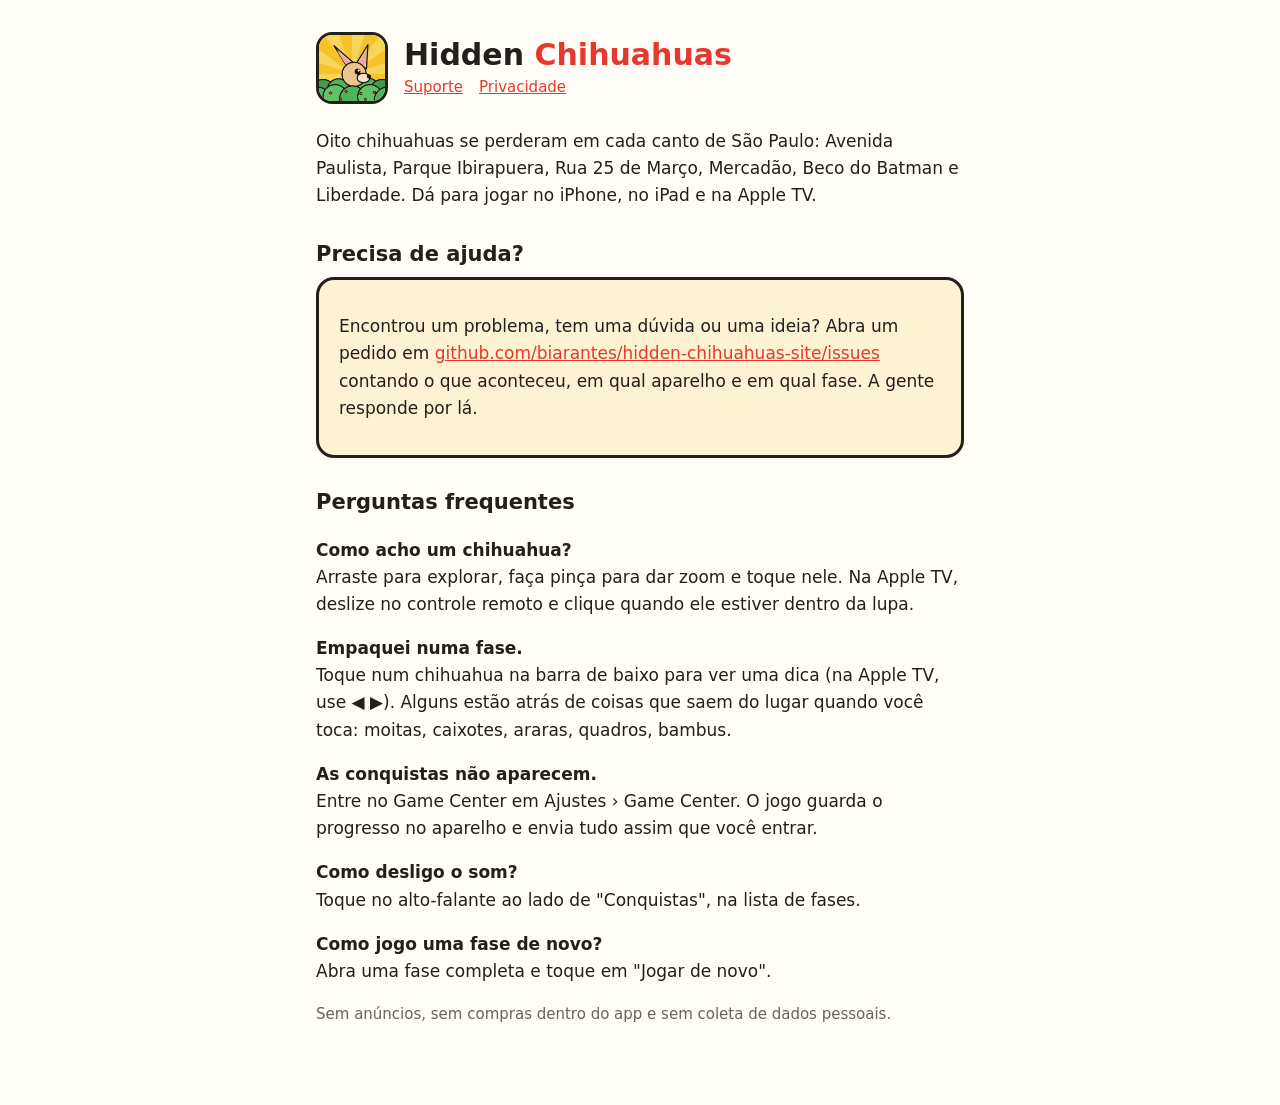
<file: index.html>
<!doctype html>
<html lang="pt-BR">
<head>
<meta charset="utf-8">
<meta name="viewport" content="width=device-width, initial-scale=1">
<title>Hidden Chihuahuas · Suporte</title>
<link rel="stylesheet" href="style.css">
</head>
<body>
<main>
  <header>
    <img src="icon.png" alt="">
    <div>
      <h1>Hidden <span>Chihuahuas</span></h1>
      <nav><a href="./">Suporte</a><a href="privacidade.html">Privacidade</a></nav>
    </div>
  </header>

  <p>Oito chihuahuas se perderam em cada canto de São Paulo: Avenida Paulista, Parque Ibirapuera, Rua 25 de Março,
  Mercadão, Beco do Batman e Liberdade. Dá para jogar no iPhone, no iPad e na Apple TV.</p>

  <h2>Precisa de ajuda?</h2>
  <div class="card">
    <p>Encontrou um problema, tem uma dúvida ou uma ideia? Abra um pedido em
    <a href="https://github.com/biarantes/hidden-chihuahuas-site/issues/new">github.com/biarantes/hidden-chihuahuas-site/issues</a>
    contando o que aconteceu, em qual aparelho e em qual fase. A gente responde por lá.</p>
  </div>

  <h2>Perguntas frequentes</h2>
  <p><b>Como acho um chihuahua?</b><br>Arraste para explorar, faça pinça para dar zoom e toque nele. Na Apple TV, deslize no
  controle remoto e clique quando ele estiver dentro da lupa.</p>
  <p><b>Empaquei numa fase.</b><br>Toque num chihuahua na barra de baixo para ver uma dica (na Apple TV, use ◀ ▶).
  Alguns estão atrás de coisas que saem do lugar quando você toca: moitas, caixotes, araras, quadros, bambus.</p>
  <p><b>As conquistas não aparecem.</b><br>Entre no Game Center em Ajustes › Game Center. O jogo guarda o progresso no
  aparelho e envia tudo assim que você entrar.</p>
  <p><b>Como desligo o som?</b><br>Toque no alto-falante ao lado de "Conquistas", na lista de fases.</p>
  <p><b>Como jogo uma fase de novo?</b><br>Abra uma fase completa e toque em "Jogar de novo".</p>

  <p class="muted">Sem anúncios, sem compras dentro do app e sem coleta de dados pessoais.</p>
</main>
</body>
</html>
</file>
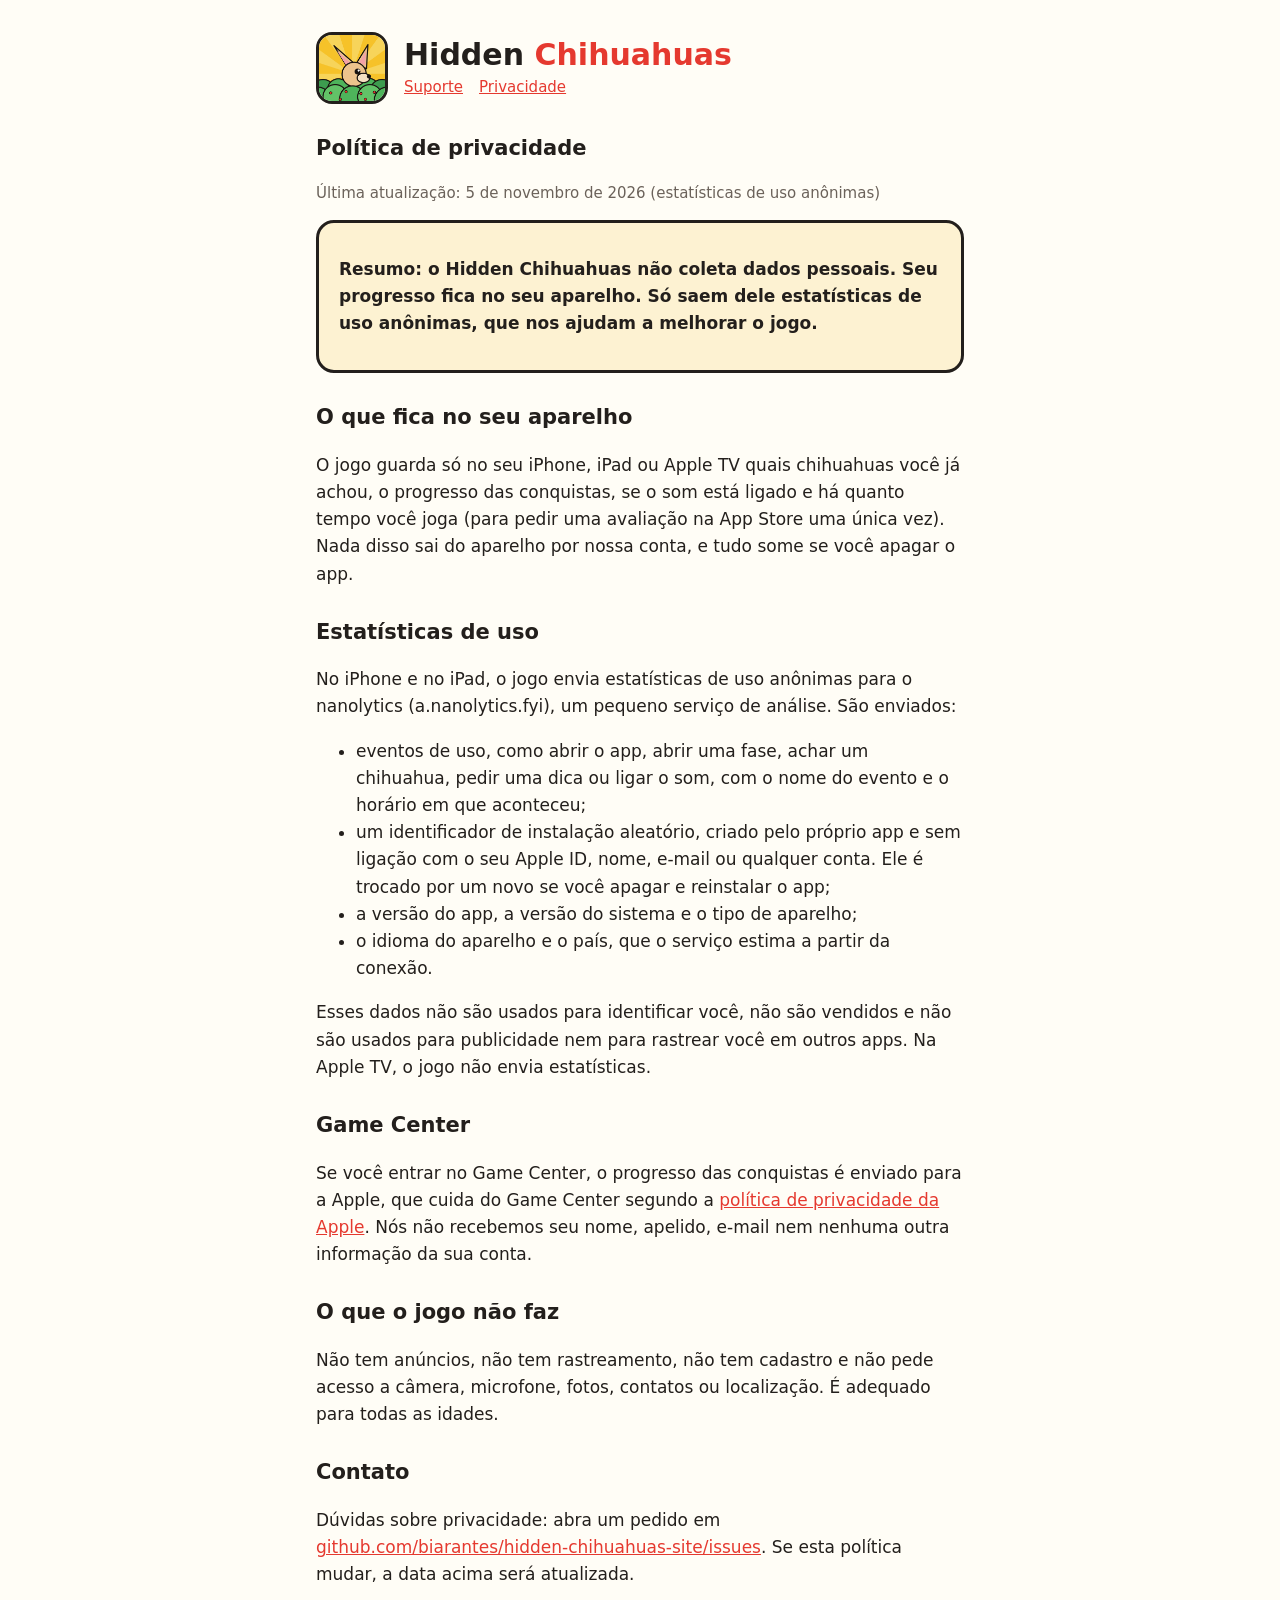
<file: privacidade.html>
<!doctype html>
<html lang="pt-BR">
<head>
<meta charset="utf-8">
<meta name="viewport" content="width=device-width, initial-scale=1">
<title>Hidden Chihuahuas · Política de privacidade</title>
<link rel="stylesheet" href="style.css">
</head>
<body>
<main>
  <header>
    <img src="icon.png" alt="">
    <div>
      <h1>Hidden <span>Chihuahuas</span></h1>
      <nav><a href="./">Suporte</a><a href="privacidade.html">Privacidade</a></nav>
    </div>
  </header>

  <h2>Política de privacidade</h2>
  <p class="muted">Última atualização: 5 de novembro de 2026 (estatísticas de uso anônimas)</p>

  <div class="card">
    <p><b>Resumo: o Hidden Chihuahuas não coleta dados pessoais. Seu progresso fica no seu aparelho. Só saem dele estatísticas de uso anônimas, que nos ajudam a melhorar o jogo.</b></p>
  </div>

  <h2>O que fica no seu aparelho</h2>
  <p>O jogo guarda só no seu iPhone, iPad ou Apple TV quais chihuahuas você já achou, o progresso das conquistas,
  se o som está ligado e há quanto tempo você joga (para pedir uma avaliação na App Store uma única vez). Nada disso
  sai do aparelho por nossa conta, e tudo some se você apagar o app.</p>

  <h2>Estatísticas de uso</h2>
  <p>No iPhone e no iPad, o jogo envia estatísticas de uso anônimas para o nanolytics (a.nanolytics.fyi), um
  pequeno serviço de análise. São enviados:</p>
  <ul>
    <li>eventos de uso, como abrir o app, abrir uma fase, achar um chihuahua, pedir uma dica ou ligar o som, com o
    nome do evento e o horário em que aconteceu;</li>
    <li>um identificador de instalação aleatório, criado pelo próprio app e sem ligação com o seu Apple ID, nome,
    e-mail ou qualquer conta. Ele é trocado por um novo se você apagar e reinstalar o app;</li>
    <li>a versão do app, a versão do sistema e o tipo de aparelho;</li>
    <li>o idioma do aparelho e o país, que o serviço estima a partir da conexão.</li>
  </ul>
  <p>Esses dados não são usados para identificar você, não são vendidos e não são usados para publicidade nem para
  rastrear você em outros apps. Na Apple TV, o jogo não envia estatísticas.</p>

  <h2>Game Center</h2>
  <p>Se você entrar no Game Center, o progresso das conquistas é enviado para a Apple, que cuida do Game Center
  segundo a <a href="https://www.apple.com/br/legal/privacy/">política de privacidade da Apple</a>. Nós não recebemos
  seu nome, apelido, e-mail nem nenhuma outra informação da sua conta.</p>

  <h2>O que o jogo não faz</h2>
  <p>Não tem anúncios, não tem rastreamento, não tem cadastro e não pede acesso a câmera,
  microfone, fotos, contatos ou localização. É adequado para todas as idades.</p>

  <h2>Contato</h2>
  <p>Dúvidas sobre privacidade: abra um pedido em
  <a href="https://github.com/biarantes/hidden-chihuahuas-site/issues/new">github.com/biarantes/hidden-chihuahuas-site/issues</a>.
  Se esta política mudar, a data acima será atualizada.</p>
</main>
</body>
</html>
</file>
<file: style.css>
:root { --paper: #fffdf6; --ink: #231f1c; --red: #e5392f; --yellow: #f6c12d; --muted: #6b625a; }
@media (prefers-color-scheme: dark) { :root { --paper: #1f1b18; --ink: #f5efe6; --muted: #b9ada0; } }
* { box-sizing: border-box; }
body { margin: 0; background: var(--paper); color: var(--ink); font: 17px/1.6 "Chalkboard SE", ui-rounded, system-ui, sans-serif; }
main { max-width: 680px; margin: 0 auto; padding: 32px 16px 64px; }
header { display: flex; align-items: center; gap: 16px; margin-bottom: 24px; }
header img { width: 72px; height: 72px; border-radius: 16px; border: 3px solid var(--ink); }
h1 { margin: 0; font-size: 30px; line-height: 1.1; }
h1 span { color: var(--red); }
h2 { font-size: 21px; margin: 28px 0 6px; }
a { color: var(--red); }
nav { display: flex; gap: 16px; margin-top: 4px; font-size: 15px; }
.muted { color: var(--muted); font-size: 15px; }
.card { border: 3px solid var(--ink); border-radius: 18px; padding: 16px 20px; background: color-mix(in srgb, var(--yellow) 18%, var(--paper)); }
</file>
